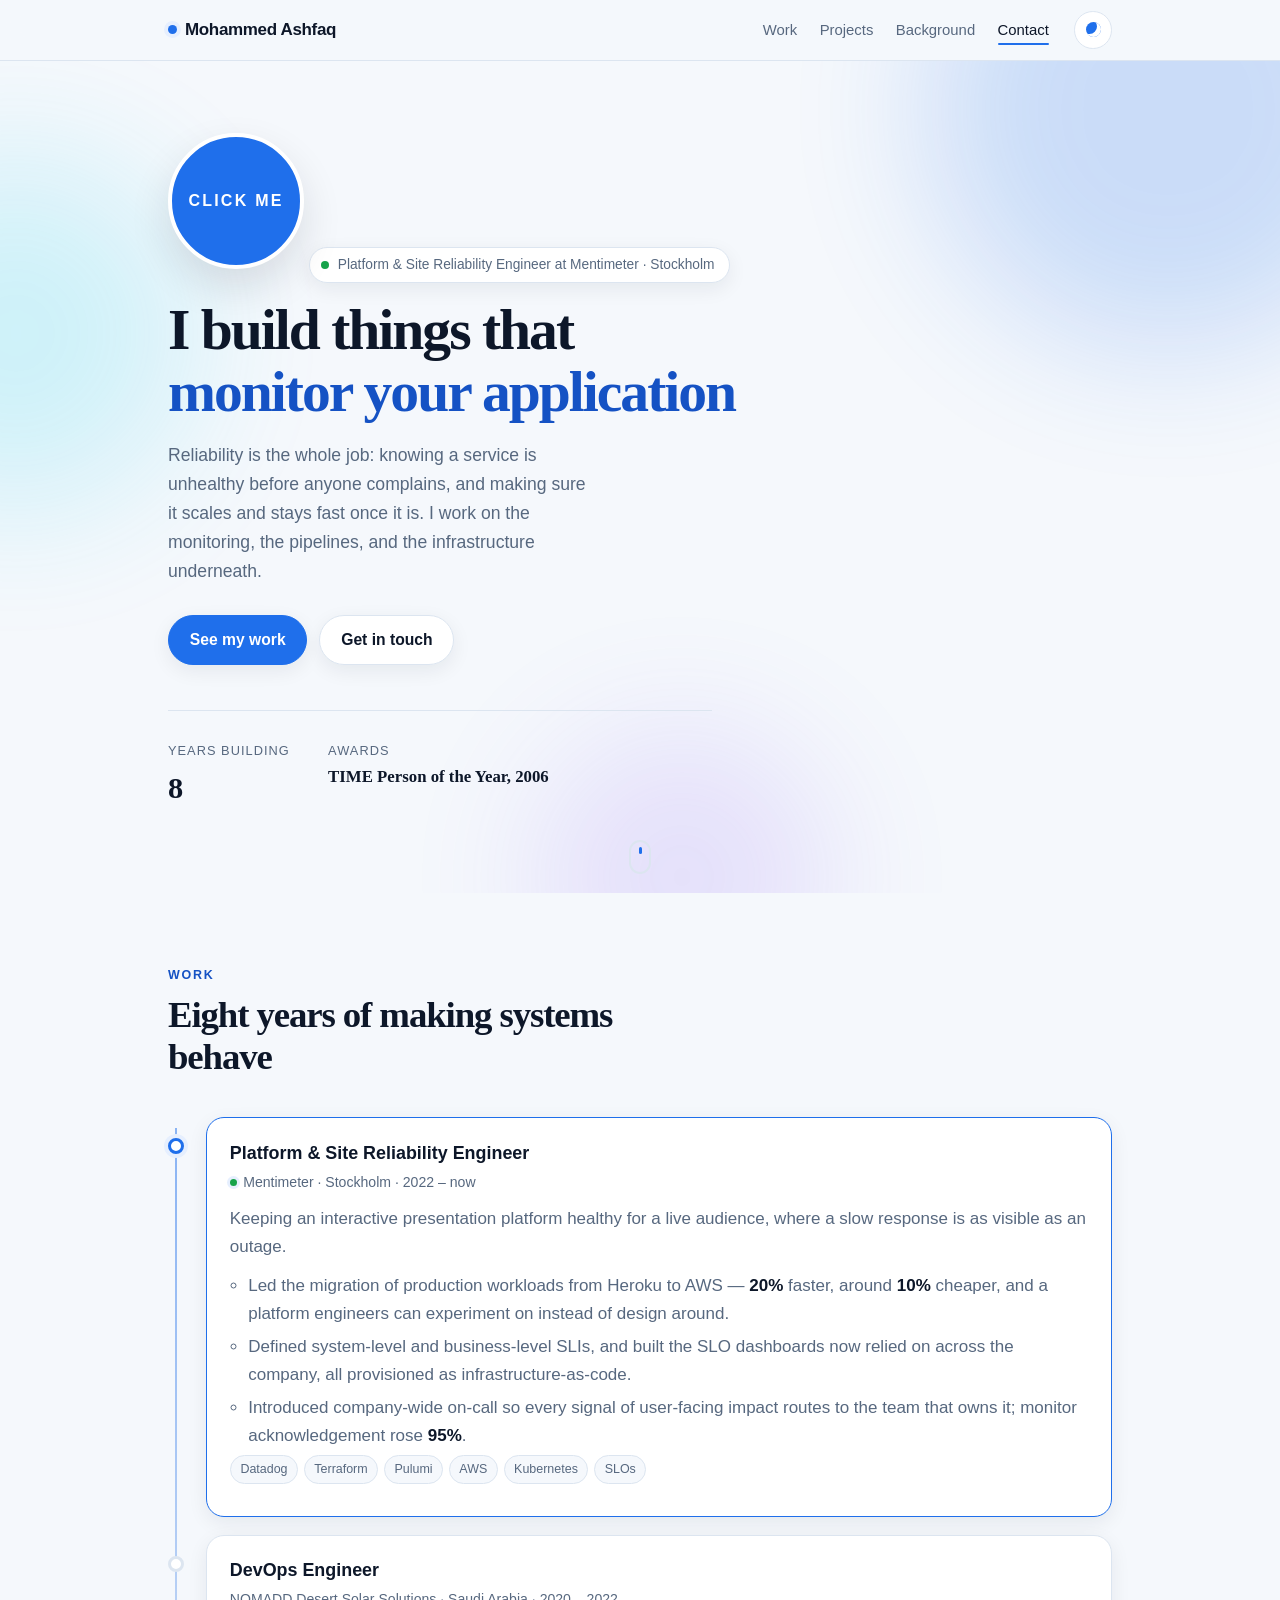
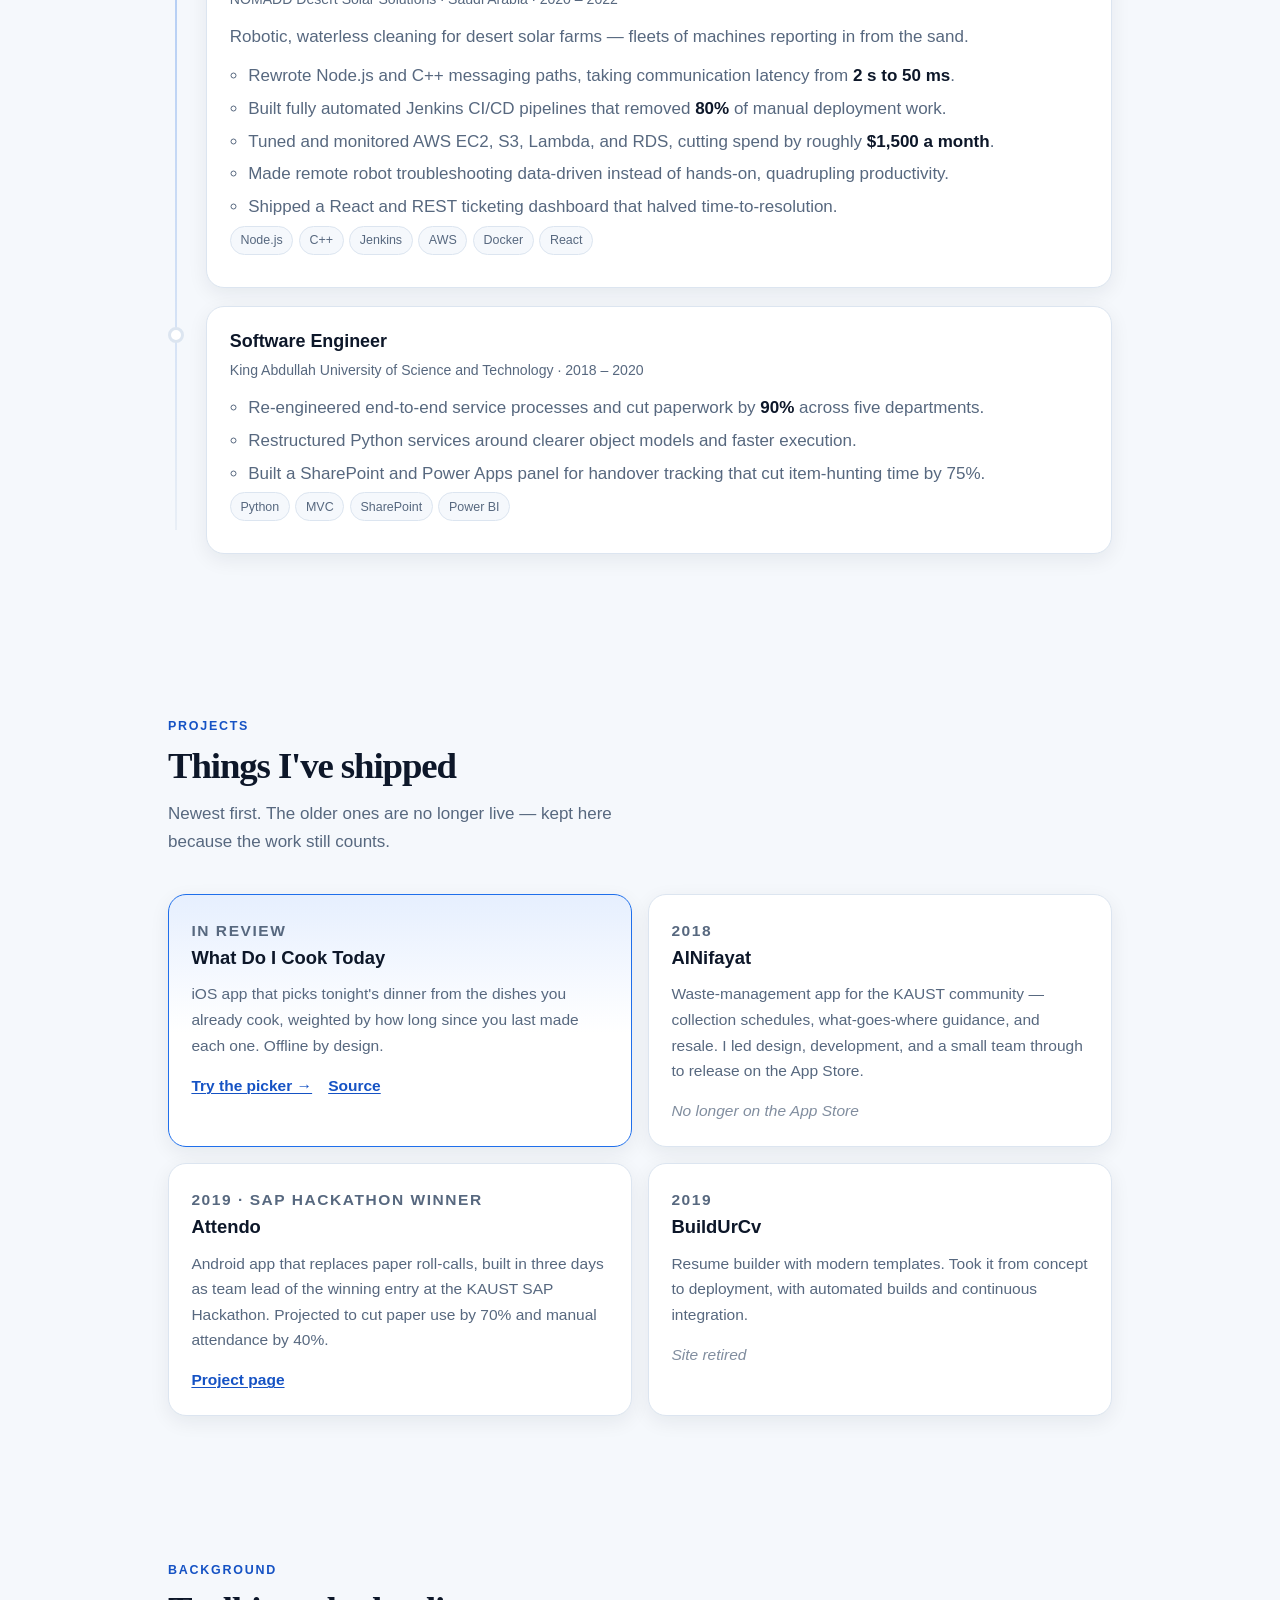
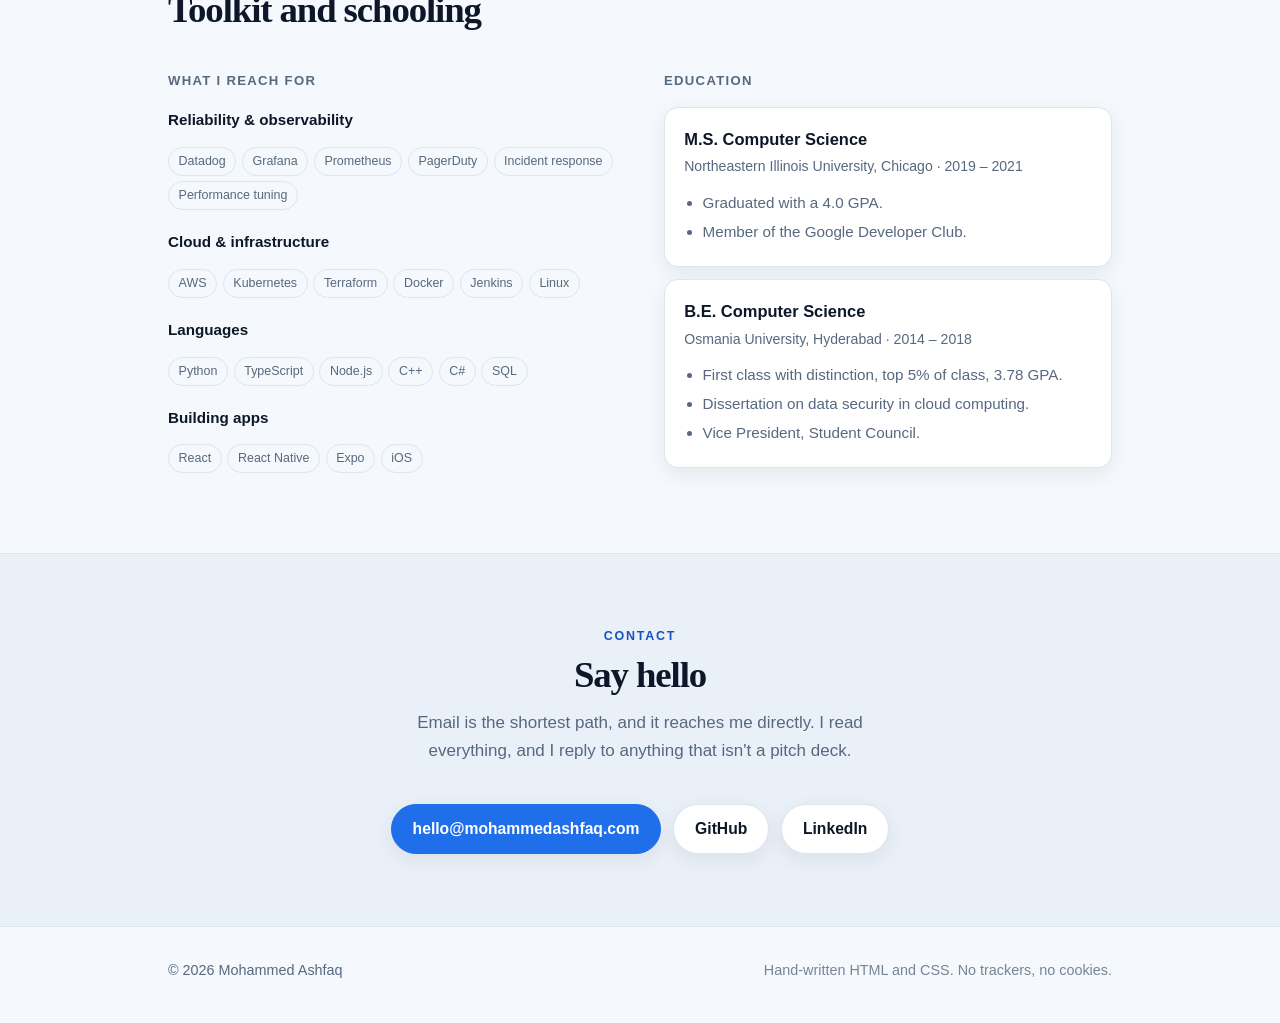
<file: index.html>
<!doctype html>
<html lang="en">
<head>
<meta charset="utf-8">
<meta name="viewport" content="width=device-width, initial-scale=1">
<title>Mohammed Ashfaq — Platform &amp; Site Reliability Engineer</title>
<meta name="description" content="Mohammed Ashfaq is a platform and site reliability engineer at Mentimeter in Stockholm. He builds systems that monitor, scale, and stay fast — and small apps on the side.">
<link rel="canonical" href="https://mohammedashfaq.com/">

<meta property="og:type" content="website">
<meta property="og:url" content="https://mohammedashfaq.com/">
<meta property="og:title" content="Mohammed Ashfaq — Platform &amp; Site Reliability Engineer">
<meta property="og:description" content="I build things that monitor your application, scale, and stay fast. Platform and SRE at Mentimeter, Stockholm.">
<meta property="og:image" content="https://mohammedashfaq.com/assets/portrait.jpg">
<meta name="twitter:card" content="summary">

<link rel="icon" href="/assets/favicon.ico" sizes="any">
<link rel="icon" type="image/png" sizes="32x32" href="/assets/favicon-32x32.png">
<link rel="apple-touch-icon" href="/assets/apple-touch-icon.png">
<meta name="theme-color" content="#F5F8FC" id="theme-color">

<link rel="stylesheet" href="/style.css">
<script>
  // Applied before first paint so the saved theme never flashes the wrong colours.
  try {
    var t = localStorage.getItem("theme");
    if (t === "light" || t === "dark") document.documentElement.dataset.theme = t;
  } catch (e) {}
</script>
<script type="application/ld+json">
{
  "@context": "https://schema.org",
  "@type": "Person",
  "name": "Mohammed Ashfaq",
  "url": "https://mohammedashfaq.com/",
  "email": "hello@mohammedashfaq.com",
  "image": "https://mohammedashfaq.com/assets/portrait.jpg",
  "jobTitle": "Platform & Site Reliability Engineer",
  "worksFor": { "@type": "Organization", "name": "Mentimeter" },
  "address": { "@type": "PostalAddress", "addressLocality": "Stockholm", "addressCountry": "SE" },
  "alumniOf": [
    { "@type": "CollegeOrUniversity", "name": "Northeastern Illinois University" },
    { "@type": "CollegeOrUniversity", "name": "Osmania University" }
  ],
  "sameAs": [
    "https://github.com/menti-ashfaq",
    "https://www.linkedin.com/in/mohammed-ashfaq-irfan/"
  ]
}
</script>
</head>

<body>
<a class="skip" href="#main">Skip to content</a>

<header class="topbar">
  <div class="topbar-inner">
    <a class="brand" href="#home">
      <span class="brand-dot" aria-hidden="true"></span>
      Mohammed&nbsp;Ashfaq
    </a>

    <nav class="nav" id="nav" aria-label="Primary">
      <a href="#work">Work</a>
      <a href="#projects">Projects</a>
      <a href="#background">Background</a>
      <a href="#contact">Contact</a>
    </nav>

    <div class="topbar-actions">
      <button class="icon-btn" id="theme-btn" type="button" title="Switch theme" aria-label="Switch colour theme">
        <span class="theme-icon" aria-hidden="true"></span>
      </button>
      <button class="icon-btn nav-btn" id="nav-btn" type="button" aria-expanded="false" aria-controls="nav" aria-label="Open menu">
        <span class="burger" aria-hidden="true"></span>
      </button>
    </div>
  </div>
</header>

<main id="main">

  <!-- ───────────────────────── Hero ───────────────────────── -->
  <section class="hero" id="home">
    <div class="blobs" aria-hidden="true">
      <span class="blob b1"></span>
      <span class="blob b2"></span>
      <span class="blob b3"></span>
    </div>

    <div class="wrap hero-inner">
      <button class="portrait-btn reveal" id="portrait-btn" type="button" title="Go on, click it" aria-label="Mohammed Ashfaq — click for a snack">
        <span class="portrait-flip" id="portrait-flip">
          <span class="portrait-face portrait-front">
            <img class="portrait" src="/assets/portrait.jpg" alt="Mohammed Ashfaq" width="150" height="150" fetchpriority="high">
          </span>
          <span class="portrait-face portrait-back" aria-hidden="true">click me</span>
        </span>
      </button>

      <p class="eyebrow reveal">
        <span class="pulse" aria-hidden="true"></span>
        Platform &amp; Site Reliability Engineer at Mentimeter · Stockholm
      </p>

      <h1 class="reveal">
        I build things that
        <span class="swap" id="swap" aria-live="polite">
          <span class="swap-word is-on">monitor your application</span>
        </span>
      </h1>

      <p class="lead reveal">
        Reliability is the whole job: knowing a service is unhealthy before anyone
        complains, and making sure it scales and stays fast once it is. I work on
        the monitoring, the pipelines, and the infrastructure underneath.
      </p>

      <div class="cta-row reveal">
        <a class="btn btn-primary" href="#work">See my work</a>
        <a class="btn" href="#contact">Get in touch</a>
      </div>

      <dl class="stats reveal">
        <div><dt>Years building</dt><dd data-count="8">8</dd></div>
        <div title="In 2006, Time gave it to “You” — everyone who makes the internet. I am claiming my share.">
          <dt>Awards</dt>
          <dd class="stat-text">TIME Person of the Year, 2006</dd>
        </div>
      </dl>
    </div>

    <a class="scroll-hint" href="#work" aria-hidden="true" tabindex="-1">
      <span></span>
    </a>
  </section>

  <!-- ───────────────────────── Work ───────────────────────── -->
  <section class="wrap section" id="work">
    <header class="sec-head reveal">
      <p class="kicker">Work</p>
      <h2>Eight years of making systems behave</h2>
    </header>

    <ol class="timeline">
      <li class="tl-item reveal">
        <div class="tl-marker is-now" aria-hidden="true"></div>
        <article class="tl-card is-now">
          <header class="tl-head">
            <h3>Platform &amp; Site Reliability Engineer</h3>
            <p class="when"><span class="now-dot" aria-hidden="true"></span>Mentimeter · Stockholm · 2022 – now</p>
          </header>
          <p>
            Keeping an interactive presentation platform healthy for a live audience,
            where a slow response is as visible as an outage.
          </p>
          <ul>
            <li>Led the migration of production workloads from Heroku to AWS — <strong>20%</strong> faster, around <strong>10%</strong> cheaper, and a platform engineers can experiment on instead of design around.</li>
            <li>Defined system-level and business-level SLIs, and built the SLO dashboards now relied on across the company, all provisioned as infrastructure-as-code.</li>
            <li>Introduced company-wide on-call so every signal of user-facing impact routes to the team that owns it; monitor acknowledgement rose <strong>95%</strong>.</li>
          </ul>
          <p class="chips"><span>Datadog</span><span>Terraform</span><span>Pulumi</span><span>AWS</span><span>Kubernetes</span><span>SLOs</span></p>
        </article>
      </li>

      <li class="tl-item reveal">
        <div class="tl-marker" aria-hidden="true"></div>
        <article class="tl-card">
          <header class="tl-head">
            <h3>DevOps Engineer</h3>
            <p class="when">NOMADD Desert Solar Solutions · Saudi Arabia · 2020 – 2022</p>
          </header>
          <p>Robotic, waterless cleaning for desert solar farms — fleets of machines reporting in from the sand.</p>
          <ul>
            <li>Rewrote Node.js and C++ messaging paths, taking communication latency from <strong>2 s to 50 ms</strong>.</li>
            <li>Built fully automated Jenkins CI/CD pipelines that removed <strong>80%</strong> of manual deployment work.</li>
            <li>Tuned and monitored AWS EC2, S3, Lambda, and RDS, cutting spend by roughly <strong>$1,500 a month</strong>.</li>
            <li>Made remote robot troubleshooting data-driven instead of hands-on, quadrupling productivity.</li>
            <li>Shipped a React and REST ticketing dashboard that halved time-to-resolution.</li>
          </ul>
          <p class="chips"><span>Node.js</span><span>C++</span><span>Jenkins</span><span>AWS</span><span>Docker</span><span>React</span></p>
        </article>
      </li>

      <li class="tl-item reveal">
        <div class="tl-marker" aria-hidden="true"></div>
        <article class="tl-card">
          <header class="tl-head">
            <h3>Software Engineer</h3>
            <p class="when">King Abdullah University of Science and Technology · 2018 – 2020</p>
          </header>
          <ul>
            <li>Re-engineered end-to-end service processes and cut paperwork by <strong>90%</strong> across five departments.</li>
            <li>Restructured Python services around clearer object models and faster execution.</li>
            <li>Built a SharePoint and Power Apps panel for handover tracking that cut item-hunting time by 75%.</li>
          </ul>
          <p class="chips"><span>Python</span><span>MVC</span><span>SharePoint</span><span>Power BI</span></p>
        </article>
      </li>
    </ol>
  </section>

  <!-- ─────────────────────── Projects ─────────────────────── -->
  <section class="wrap section" id="projects">
    <header class="sec-head reveal">
      <p class="kicker">Projects</p>
      <h2>Things I've shipped</h2>
      <p class="sec-sub">Newest first. The older ones are no longer live — kept here because the work still counts.</p>
    </header>

    <div class="cards">
      <article class="card tilt reveal is-current">
        <p class="card-tag">In review</p>
        <h3>What Do I Cook Today</h3>
        <p>
          iOS app that picks tonight's dinner from the dishes you already cook,
          weighted by how long since you last made each one. Offline by design.
        </p>
        <p class="card-links">
          <a href="/whatdoicooktoday/">Try the picker →</a>
          <a href="https://github.com/menti-ashfaq/whatdoicooktoday">Source</a>
        </p>
      </article>

      <article class="card tilt reveal">
        <p class="card-tag">2018</p>
        <h3>AlNifayat</h3>
        <p>
          Waste-management app for the KAUST community — collection schedules,
          what-goes-where guidance, and resale. I led design, development, and a
          small team through to release on the App Store.
        </p>
        <p class="card-links"><span class="dead">No longer on the App Store</span></p>
      </article>

      <article class="card tilt reveal">
        <p class="card-tag">2019 · SAP Hackathon winner</p>
        <h3>Attendo</h3>
        <p>
          Android app that replaces paper roll-calls, built in three days as team
          lead of the winning entry at the KAUST SAP Hackathon. Projected to cut
          paper use by 70% and manual attendance by 40%.
        </p>
        <p class="card-links">
          <a href="https://www.facebook.com/appattendo/">Project page</a>
        </p>
      </article>

      <article class="card tilt reveal">
        <p class="card-tag">2019</p>
        <h3>BuildUrCv</h3>
        <p>
          Resume builder with modern templates. Took it from concept to
          deployment, with automated builds and continuous integration.
        </p>
        <p class="card-links"><span class="dead">Site retired</span></p>
      </article>
    </div>
  </section>

  <!-- ────────────────────── Background ────────────────────── -->
  <section class="wrap section" id="background">
    <header class="sec-head reveal">
      <p class="kicker">Background</p>
      <h2>Toolkit and schooling</h2>
    </header>

    <div class="split">
      <div class="reveal">
        <h3 class="sub">What I reach for</h3>
        <div class="skillset">
          <div>
            <p class="skill-label">Reliability &amp; observability</p>
            <p class="chips"><span>Datadog</span><span>Grafana</span><span>Prometheus</span><span>PagerDuty</span><span>Incident response</span><span>Performance tuning</span></p>
          </div>
          <div>
            <p class="skill-label">Cloud &amp; infrastructure</p>
            <p class="chips"><span>AWS</span><span>Kubernetes</span><span>Terraform</span><span>Docker</span><span>Jenkins</span><span>Linux</span></p>
          </div>
          <div>
            <p class="skill-label">Languages</p>
            <p class="chips"><span>Python</span><span>TypeScript</span><span>Node.js</span><span>C++</span><span>C#</span><span>SQL</span></p>
          </div>
          <div>
            <p class="skill-label">Building apps</p>
            <p class="chips"><span>React</span><span>React&nbsp;Native</span><span>Expo</span><span>iOS</span></p>
          </div>
        </div>
      </div>

      <div class="reveal">
        <h3 class="sub">Education</h3>
        <article class="edu">
          <h4>M.S. Computer Science</h4>
          <p class="when">Northeastern Illinois University, Chicago · 2019 – 2021</p>
          <ul>
            <li>Graduated with a 4.0 GPA.</li>
            <li>Member of the Google Developer Club.</li>
          </ul>
        </article>
        <article class="edu">
          <h4>B.E. Computer Science</h4>
          <p class="when">Osmania University, Hyderabad · 2014 – 2018</p>
          <ul>
            <li>First class with distinction, top 5% of class, 3.78 GPA.</li>
            <li>Dissertation on data security in cloud computing.</li>
            <li>Vice President, Student Council.</li>
          </ul>
        </article>
      </div>
    </div>
  </section>

  <!-- ─────────────────────── Contact ─────────────────────── -->
  <section class="band band-last" id="contact">
    <div class="wrap contact">
      <header class="sec-head reveal">
        <p class="kicker">Contact</p>
        <h2>Say hello</h2>
        <p class="sec-sub">
          Email is the shortest path, and it reaches me directly. I read
          everything, and I reply to anything that isn't a pitch deck.
        </p>
      </header>

      <div class="contact-actions reveal">
        <a class="btn btn-primary" href="mailto:hello@mohammedashfaq.com">hello@mohammedashfaq.com</a>
        <a class="btn" href="https://github.com/menti-ashfaq">GitHub</a>
        <a class="btn" href="https://www.linkedin.com/in/mohammed-ashfaq-irfan/">LinkedIn</a>
      </div>
    </div>
  </section>
</main>

<footer class="footer">
  <div class="wrap footer-inner">
    <p>© <span id="year">2026</span> Mohammed Ashfaq</p>
    <p class="footer-meta">Hand-written HTML and CSS. No trackers, no cookies.</p>
  </div>
</footer>

<div class="confetti" id="confetti" aria-hidden="true"></div>

<script src="/script.js"></script>
</body>
</html>
</file>
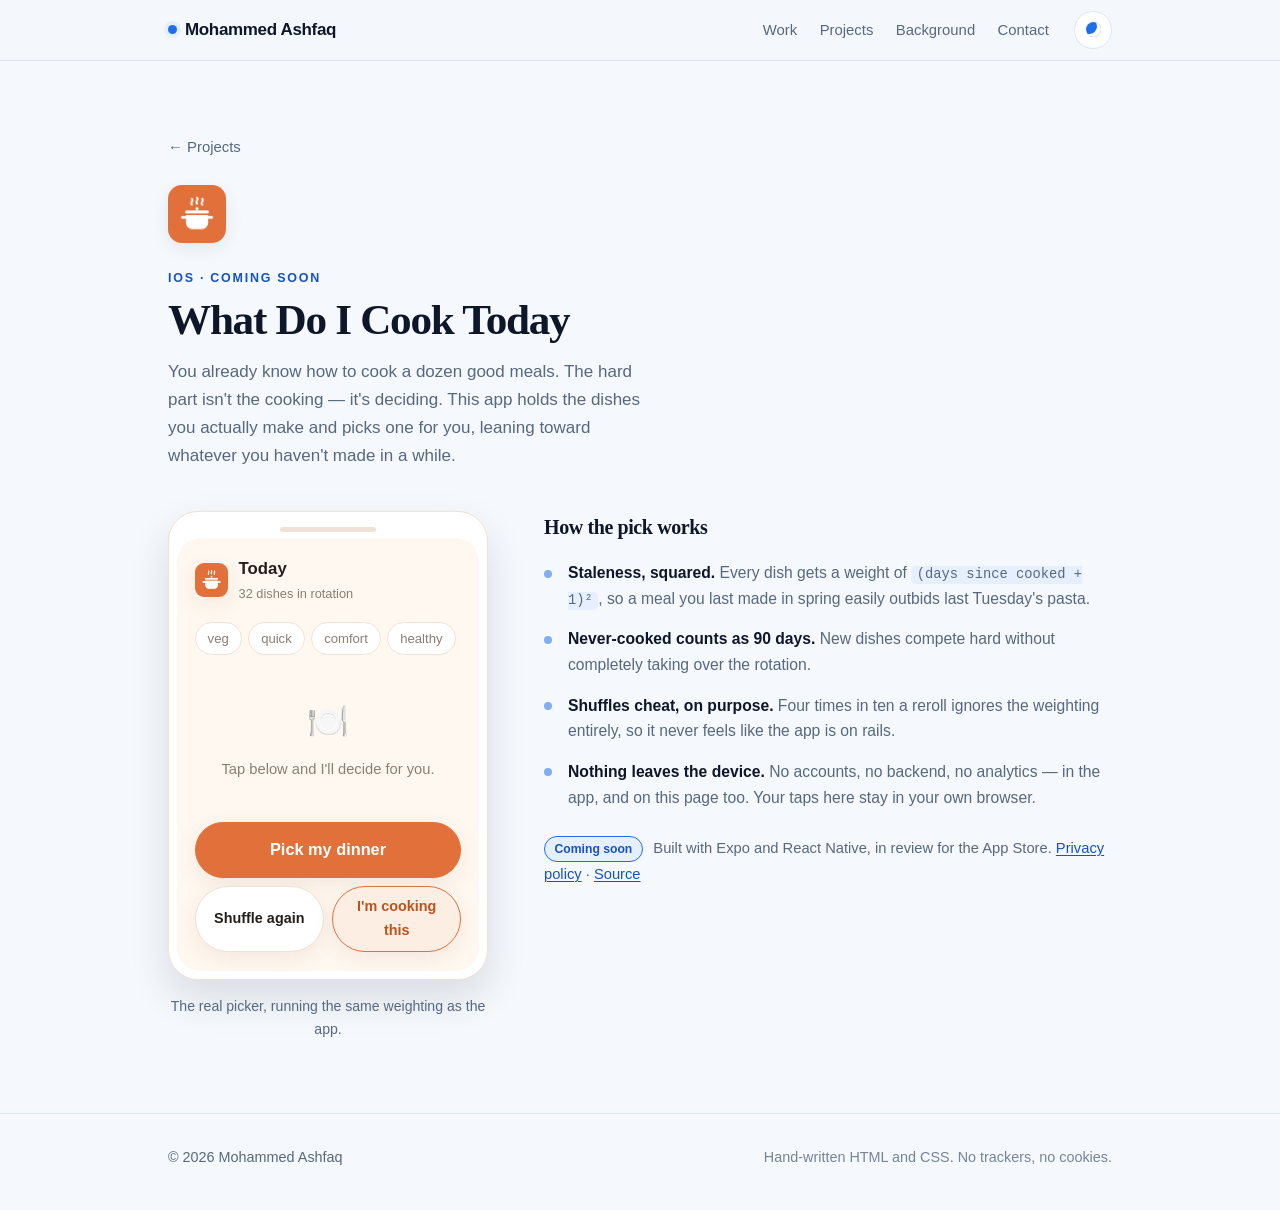
<file: whatdoicooktoday/index.html>
<!doctype html>
<html lang="en">
<head>
<meta charset="utf-8">
<meta name="viewport" content="width=device-width, initial-scale=1">
<title>What Do I Cook Today — an app by Mohammed Ashfaq</title>
<meta name="description" content="An iOS app that picks tonight's dinner from the dishes you already cook, weighted by how long since you last made each one. Try the real picker in your browser.">
<link rel="canonical" href="https://mohammedashfaq.com/whatdoicooktoday/">

<meta property="og:type" content="website">
<meta property="og:url" content="https://mohammedashfaq.com/whatdoicooktoday/">
<meta property="og:title" content="What Do I Cook Today">
<meta property="og:description" content="Picks tonight's dinner from the dishes you already cook. Try the real picker in your browser.">
<meta property="og:image" content="https://mohammedashfaq.com/assets/cooktoday-icon.png">
<meta name="twitter:card" content="summary">

<link rel="icon" href="/assets/favicon.ico" sizes="any">
<link rel="icon" type="image/png" sizes="32x32" href="/assets/favicon-32x32.png">
<link rel="apple-touch-icon" href="/assets/apple-touch-icon.png">
<meta name="theme-color" content="#F5F8FC" id="theme-color">

<link rel="stylesheet" href="/style.css">
<script>
  try {
    var t = localStorage.getItem("theme");
    if (t === "light" || t === "dark") document.documentElement.dataset.theme = t;
  } catch (e) {}
</script>
</head>

<body>
<a class="skip" href="#main">Skip to content</a>

<header class="topbar">
  <div class="topbar-inner">
    <a class="brand" href="/">
      <span class="brand-dot" aria-hidden="true"></span>
      Mohammed&nbsp;Ashfaq
    </a>

    <nav class="nav" id="nav" aria-label="Primary">
      <a href="/#work">Work</a>
      <a href="/#projects">Projects</a>
      <a href="/#background">Background</a>
      <a href="/#contact">Contact</a>
    </nav>

    <div class="topbar-actions">
      <button class="icon-btn" id="theme-btn" type="button" title="Switch theme" aria-label="Switch colour theme">
        <span class="theme-icon" aria-hidden="true"></span>
      </button>
      <button class="icon-btn nav-btn" id="nav-btn" type="button" aria-expanded="false" aria-controls="nav" aria-label="Open menu">
        <span class="burger" aria-hidden="true"></span>
      </button>
    </div>
  </div>
</header>

<main id="main">
  <section class="wrap section">
    <a class="back-link" href="/#projects">← Projects</a>

    <header class="sec-head reveal app-intro">
      <img class="app-hero-icon" src="/assets/cooktoday-icon.png" alt="" width="64" height="64">
      <p class="kicker">iOS · Coming soon</p>
      <h1 class="app-title">What Do I Cook Today</h1>
      <p class="sec-sub">
        You already know how to cook a dozen good meals. The hard part isn't the
        cooking — it's deciding. This app holds the dishes you actually make and
        picks one for you, leaning toward whatever you haven't made in a while.
      </p>
    </header>

    <div class="demo reveal">
      <div class="demo-phone">
        <div class="phone">
          <div class="phone-top" aria-hidden="true"><span class="notch"></span></div>

          <div class="phone-screen">
            <div class="phone-head">
              <img class="app-icon" src="/assets/cooktoday-icon.png" alt="" width="34" height="34">
              <div>
                <p class="phone-title">Today</p>
                <p class="phone-sub" id="pool-count">32 dishes in rotation</p>
              </div>
            </div>

            <div class="tags" role="group" aria-label="Filter by mood">
              <button class="tag" type="button" data-tag="veg">veg</button>
              <button class="tag" type="button" data-tag="quick">quick</button>
              <button class="tag" type="button" data-tag="comfort">comfort</button>
              <button class="tag" type="button" data-tag="healthy">healthy</button>
            </div>

            <div class="result" id="result" aria-live="polite">
              <div class="result-empty" id="result-empty">
                <span class="plate" aria-hidden="true">🍽️</span>
                <p>Tap below and I'll decide for you.</p>
              </div>
            </div>

            <div class="phone-actions">
              <button class="btn btn-primary btn-block" id="pick-btn" type="button">Pick my dinner</button>
              <div class="sub-actions" id="sub-actions" hidden>
                <button class="btn btn-sm" id="shuffle-btn" type="button">Shuffle again</button>
                <button class="btn btn-sm btn-cook" id="cook-btn" type="button">I'm cooking this</button>
              </div>
            </div>
          </div>
        </div>
        <p class="demo-caption">
          The real picker, running the same weighting as the app.
        </p>
      </div>

      <div class="demo-notes">
        <h2 class="notes-title">How the pick works</h2>
        <ul class="notes">
          <li>
            <strong>Staleness, squared.</strong> Every dish gets a weight of
            <code>(days since cooked + 1)²</code>, so a meal you last made in
            spring easily outbids last Tuesday's pasta.
          </li>
          <li>
            <strong>Never-cooked counts as 90 days.</strong> New dishes compete
            hard without completely taking over the rotation.
          </li>
          <li>
            <strong>Shuffles cheat, on purpose.</strong> Four times in ten a
            reroll ignores the weighting entirely, so it never feels like the
            app is on rails.
          </li>
          <li>
            <strong>Nothing leaves the device.</strong> No accounts, no backend,
            no analytics — in the app, and on this page too. Your taps here stay
            in your own browser.
          </li>
        </ul>

        <div class="cook-log" id="cook-log" hidden>
          <p class="cook-log-title">Cooked in this session</p>
          <ul id="cook-log-list"></ul>
        </div>

        <p class="ship-note">
          <span class="badge">Coming soon</span>
          Built with Expo and React Native, in review for the App Store.
          <a href="/whatdoicooktoday/privacy/">Privacy policy</a> ·
          <a href="https://github.com/menti-ashfaq/whatdoicooktoday">Source</a>
        </p>
      </div>
    </div>
  </section>
</main>

<footer class="footer">
  <div class="wrap footer-inner">
    <p>© <span id="year">2026</span> Mohammed Ashfaq</p>
    <p class="footer-meta">Hand-written HTML and CSS. No trackers, no cookies.</p>
  </div>
</footer>

<div class="confetti" id="confetti" aria-hidden="true"></div>

<script src="/script.js"></script>
<script src="/picker.js"></script>
</body>
</html>
</file>
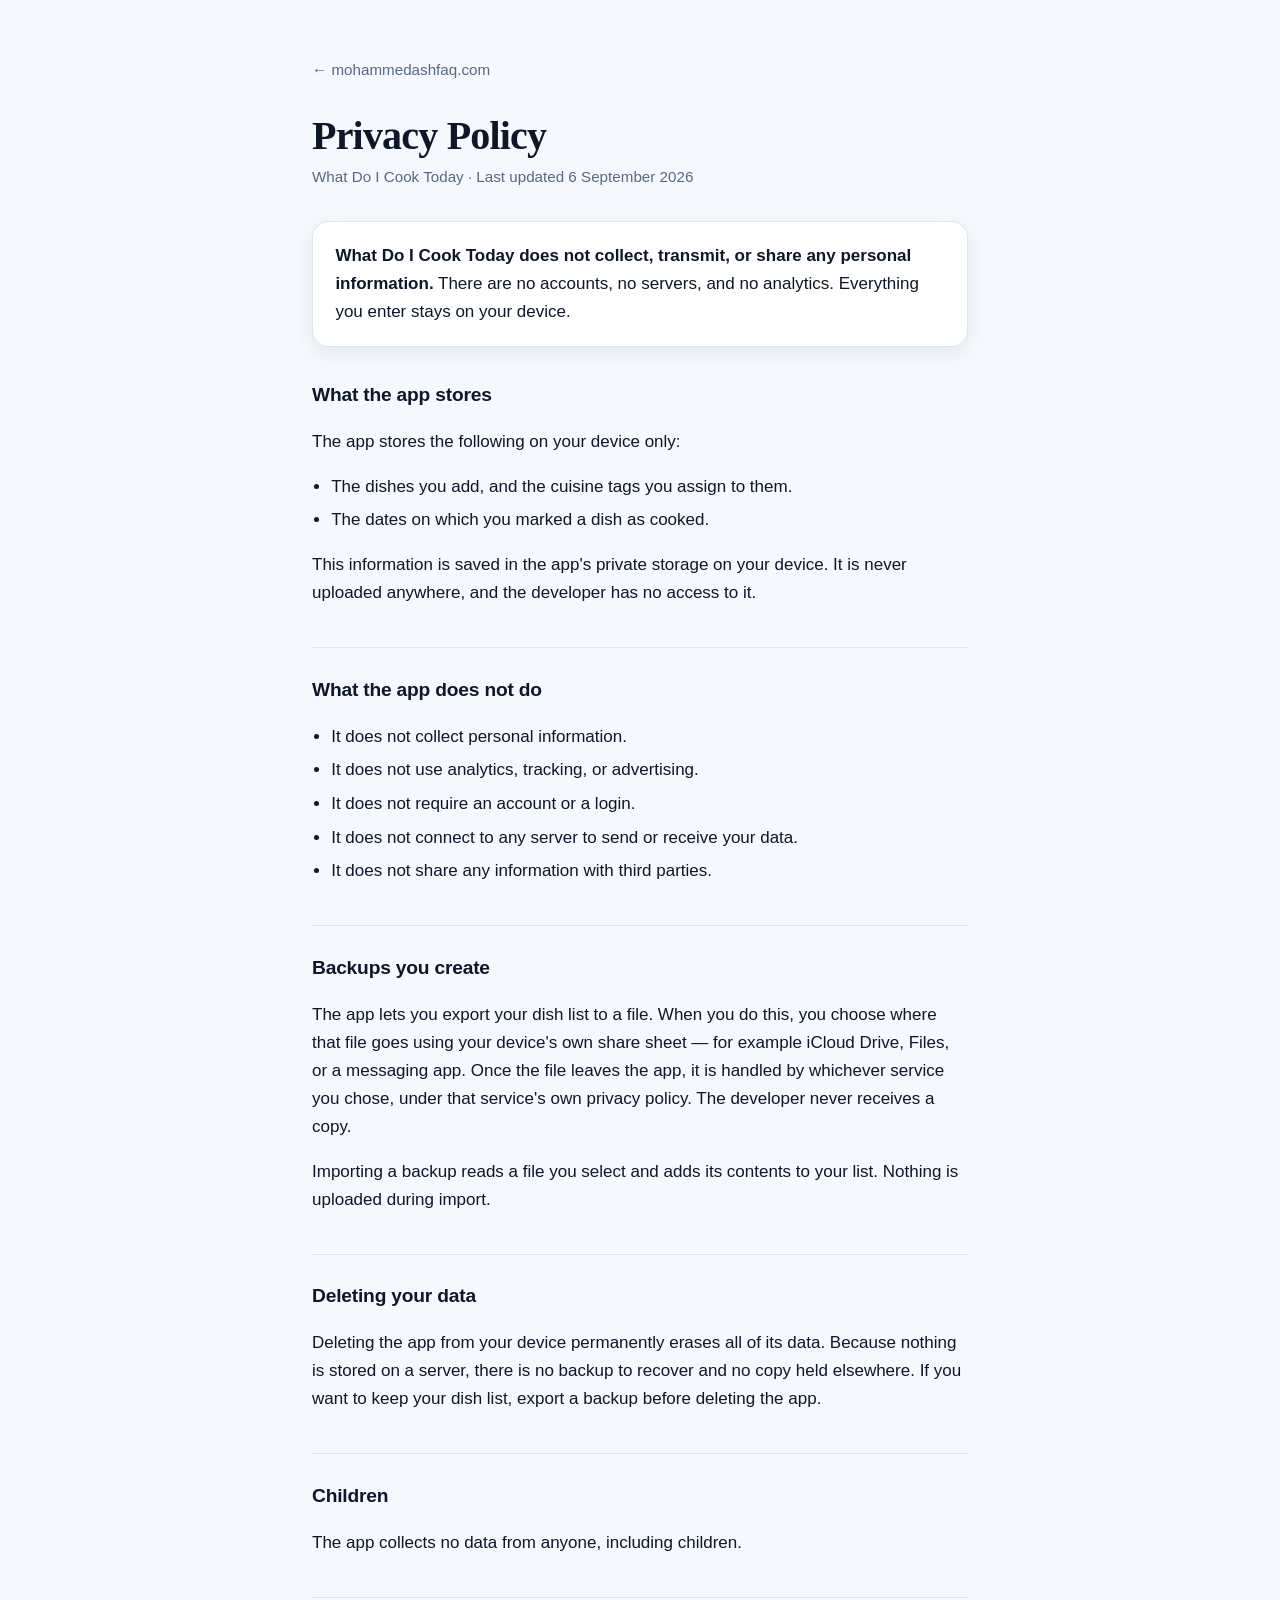
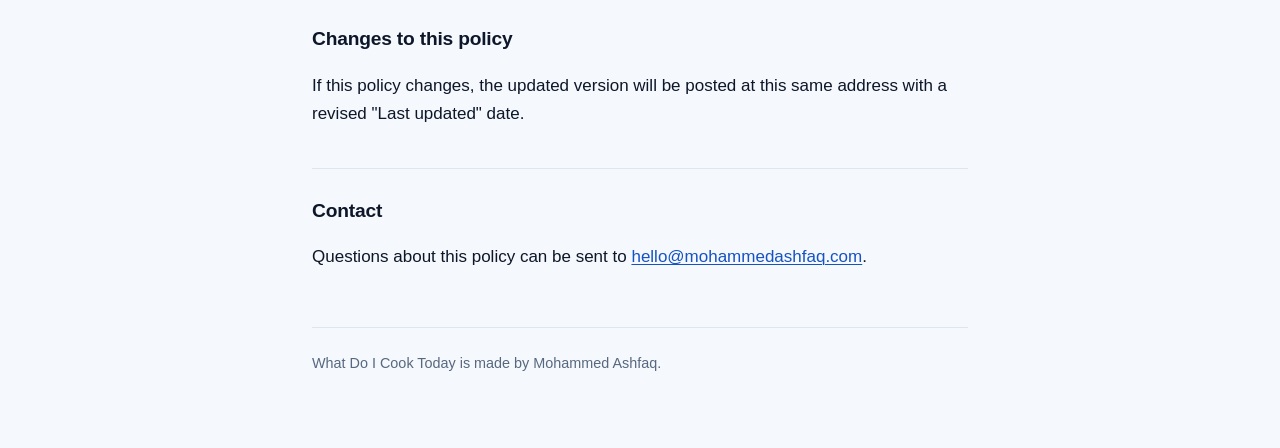
<file: whatdoicooktoday/privacy/index.html>
<!doctype html>
<html lang="en">
<head>
<meta charset="utf-8">
<meta name="viewport" content="width=device-width, initial-scale=1">
<title>Privacy Policy — What Do I Cook Today</title>
<meta name="description" content="Privacy policy for the What Do I Cook Today iOS app. No data is collected, transmitted, or shared.">
<link rel="stylesheet" href="/style.css">
</head>
<body>
<div class="wrap">
  <a class="back" href="/">← mohammedashfaq.com</a>

  <h1>Privacy Policy</h1>
  <p class="updated">What Do I Cook Today · Last updated 6 September 2026</p>

  <div class="lede">
    <p><strong>What Do I Cook Today does not collect, transmit, or share any personal
    information.</strong> There are no accounts, no servers, and no analytics.
    Everything you enter stays on your device.</p>
  </div>

  <h2>What the app stores</h2>
  <p>The app stores the following on your device only:</p>
  <ul>
    <li>The dishes you add, and the cuisine tags you assign to them.</li>
    <li>The dates on which you marked a dish as cooked.</li>
  </ul>
  <p>This information is saved in the app's private storage on your device. It is
  never uploaded anywhere, and the developer has no access to it.</p>

  <h2>What the app does not do</h2>
  <ul>
    <li>It does not collect personal information.</li>
    <li>It does not use analytics, tracking, or advertising.</li>
    <li>It does not require an account or a login.</li>
    <li>It does not connect to any server to send or receive your data.</li>
    <li>It does not share any information with third parties.</li>
  </ul>

  <h2>Backups you create</h2>
  <p>The app lets you export your dish list to a file. When you do this, you choose
  where that file goes using your device's own share sheet — for example iCloud
  Drive, Files, or a messaging app. Once the file leaves the app, it is handled by
  whichever service you chose, under that service's own privacy policy. The
  developer never receives a copy.</p>
  <p>Importing a backup reads a file you select and adds its contents to your list.
  Nothing is uploaded during import.</p>

  <h2>Deleting your data</h2>
  <p>Deleting the app from your device permanently erases all of its data. Because
  nothing is stored on a server, there is no backup to recover and no copy held
  elsewhere. If you want to keep your dish list, export a backup before deleting
  the app.</p>

  <h2>Children</h2>
  <p>The app collects no data from anyone, including children.</p>

  <h2>Changes to this policy</h2>
  <p>If this policy changes, the updated version will be posted at this same address
  with a revised "Last updated" date.</p>

  <h2>Contact</h2>
  <p>Questions about this policy can be sent to
  <a href="mailto:hello@mohammedashfaq.com">hello@mohammedashfaq.com</a>.</p>

  <footer>
    What Do I Cook Today is made by Mohammed Ashfaq.
  </footer>
</div>
</body>
</html>
</file>
<file: style.css>
/* ============================================================
   Mohammed Ashfaq — mohammedashfaq.com
   Plain CSS, no build step.

   Palette: cool slate with a signal blue, picked to read like a
   dashboard rather than a kitchen. The What Do I Cook Today app
   has its own warm palette, which is kept only inside the phone
   mockup (see `.phone` further down) so the app looks like itself
   without colouring the whole site.
   ============================================================ */

:root {
  --bg: #F5F8FC;
  --bg-alt: #EAF0F8;
  --card: #FFFFFF;
  --border: #DCE5F0;
  --text: #0D1729;
  --muted: #57687F;
  --accent: #1F6FEB;
  --accent-dark: #1552C4;
  --accent-soft: #E6EFFE;
  --signal: #16A34A;
  --signal-glow: rgba(22, 163, 74, 0.55);
  --shadow: 0 6px 20px rgba(13, 23, 41, 0.07);
  --shadow-lg: 0 18px 40px rgba(13, 23, 41, 0.12);
  --topbar: rgba(245, 248, 252, 0.82);
  --serif: Georgia, "Iowan Old Style", Palatino, "Times New Roman", serif;
  --sans: -apple-system, BlinkMacSystemFont, "Segoe UI", Roboto, Helvetica, Arial, sans-serif;
  --mono: ui-monospace, SFMono-Regular, Menlo, Consolas, monospace;
  --radius: 18px;
  --ring: 0 0 0 3px var(--accent-soft), 0 0 0 4px var(--accent);
}

/* Light is the default in every case, including for visitors whose system
   is set to dark. Dark is opt-in through the toggle, which sets
   `data-theme="dark"` and remembers it. */
:root[data-theme="dark"] {
  --bg: #0A0F1A;
  --bg-alt: #0E1523;
  --card: #141C2C;
  --border: #253149;
  --text: #E9EEF8;
  --muted: #93A2BA;
  --accent: #4D8DFF;
  --accent-dark: #8AB4FF;
  --accent-soft: #14233E;
  --signal: #34D399;
  --signal-glow: rgba(52, 211, 153, 0.5);
  --shadow: 0 6px 20px rgba(0, 0, 0, 0.45);
  --shadow-lg: 0 18px 40px rgba(0, 0, 0, 0.55);
  --topbar: rgba(10, 15, 26, 0.85);
}

/* ---------------------------- base ---------------------------- */

* { box-sizing: border-box; }

html {
  scroll-behavior: smooth;
  scroll-padding-top: 5rem;
  -webkit-text-size-adjust: 100%;
}

body {
  margin: 0;
  background: var(--bg);
  color: var(--text);
  font: 17px/1.65 var(--sans);
  -webkit-font-smoothing: antialiased;
  overflow-x: hidden;
}

img { max-width: 100%; height: auto; }

a { color: var(--accent-dark); text-decoration-thickness: 1px; text-underline-offset: 2px; }
a:hover { color: var(--accent); }

:focus-visible {
  outline: none;
  box-shadow: var(--ring);
  border-radius: 6px;
}

code {
  font: 0.88em var(--mono);
  background: var(--accent-soft);
  padding: 0.1em 0.4em;
  border-radius: 5px;
}

.skip {
  position: absolute;
  left: -9999px;
  z-index: 100;
  background: var(--card);
  color: var(--text);
  padding: 0.7rem 1.1rem;
  border-radius: 0 0 10px 0;
}
.skip:focus { left: 0; top: 0; }

.wrap {
  width: 100%;
  max-width: 62rem;
  margin: 0 auto;
  padding-inline: 1.5rem;
}

.section { padding-block: 4.5rem; }

/* --------------------------- topbar --------------------------- */

.topbar {
  position: sticky;
  top: 0;
  z-index: 40;
  background: var(--topbar);
  backdrop-filter: saturate(150%) blur(14px);
  border-bottom: 1px solid var(--border);
}

.topbar-inner {
  max-width: 62rem;
  margin: 0 auto;
  padding: 0.7rem 1.5rem;
  display: flex;
  align-items: center;
  gap: 1rem;
}

.brand {
  display: inline-flex;
  align-items: center;
  gap: 0.5rem;
  font-weight: 700;
  letter-spacing: -0.02em;
  color: inherit;
  text-decoration: none;
  margin-right: auto;
}
.brand:hover { color: var(--accent); }

.brand-dot {
  width: 9px;
  height: 9px;
  border-radius: 50%;
  background: var(--accent);
  box-shadow: 0 0 0 4px var(--accent-soft);
  flex: none;
}

.nav { display: flex; gap: 1.4rem; }

.nav a {
  color: var(--muted);
  text-decoration: none;
  font-size: 0.93rem;
  position: relative;
  padding-block: 0.15rem;
}
.nav a:hover { color: var(--text); }

.nav a::after {
  content: "";
  position: absolute;
  left: 0;
  right: 100%;
  bottom: 0;
  height: 2px;
  background: var(--accent);
  border-radius: 2px;
  transition: right 0.22s ease;
}
.nav a:hover::after,
.nav a.is-active::after { right: 0; }
.nav a.is-active { color: var(--text); }

.topbar-actions { display: flex; gap: 0.4rem; margin-left: 0.6rem; }

.icon-btn {
  width: 2.35rem;
  height: 2.35rem;
  display: inline-grid;
  place-items: center;
  background: var(--card);
  border: 1px solid var(--border);
  border-radius: 50%;
  cursor: pointer;
  color: var(--text);
  transition: border-color 0.2s ease, transform 0.2s ease;
}
.icon-btn:hover { border-color: var(--accent); transform: translateY(-1px); }

.theme-icon {
  width: 15px;
  height: 15px;
  border-radius: 50%;
  background: var(--accent);
  box-shadow: inset -4px -3px 0 0 var(--card);
  transition: box-shadow 0.3s ease, transform 0.4s ease;
}
:root[data-theme="dark"] .theme-icon { transform: rotate(180deg); }

.nav-btn { display: none; }

.burger, .burger::before, .burger::after {
  display: block;
  width: 17px;
  height: 2px;
  background: currentColor;
  border-radius: 2px;
  transition: transform 0.25s ease, opacity 0.2s ease;
}
.burger::before, .burger::after { content: ""; position: absolute; }
.burger::before { transform: translateY(-5.5px); }
.burger::after { transform: translateY(5.5px); }

.nav-btn[aria-expanded="true"] .burger { background: transparent; }
.nav-btn[aria-expanded="true"] .burger::before { transform: rotate(45deg); }
.nav-btn[aria-expanded="true"] .burger::after { transform: rotate(-45deg); }

/* ---------------------------- hero ---------------------------- */

.hero {
  position: relative;
  padding-block: 4.5rem 5rem;
  overflow: hidden;
}

.hero-inner { position: relative; z-index: 1; }

.blobs { position: absolute; inset: 0; pointer-events: none; }

.blob {
  position: absolute;
  border-radius: 50%;
  filter: blur(70px);
  opacity: 0.5;
  will-change: transform;
}
.blob.b1 {
  width: 30rem; height: 30rem;
  background: var(--accent);
  top: -12rem; right: -8rem;
  opacity: 0.2;
  animation: drift 22s ease-in-out infinite;
}
.blob.b2 {
  width: 22rem; height: 22rem;
  background: #22D3EE;
  top: 6rem; left: -10rem;
  opacity: 0.18;
  animation: drift 28s ease-in-out infinite reverse;
}
.blob.b3 {
  width: 18rem; height: 18rem;
  background: #8B5CF6;
  bottom: -8rem; left: 42%;
  opacity: 0.16;
  animation: drift 34s ease-in-out infinite;
}

@keyframes drift {
  0%, 100% { transform: translate3d(0, 0, 0) scale(1); }
  33%      { transform: translate3d(2.5rem, 1.8rem, 0) scale(1.08); }
  66%      { transform: translate3d(-1.8rem, 2.6rem, 0) scale(0.95); }
}

/* The portrait flips over to a "click me" face, so it reads as
   something you can press. It flips on hover and focus, and the
   script nudges it over on its own every few seconds. */
.portrait-btn {
  display: inline-block;
  padding: 0;
  border: 0;
  background: none;
  cursor: pointer;
  border-radius: 50%;
  margin-bottom: 1.5rem;
  line-height: 0;
  perspective: 800px;
}

/* The script drives the rotation, so the coin can spin through several
   turns and settle on whichever face it likes. */
.portrait-flip {
  position: relative;
  display: block;
  width: 8.5rem;
  height: 8.5rem;
  transform-style: preserve-3d;
  transition: transform 1.5s cubic-bezier(0.3, 0, 0.2, 1);
}

.portrait-face {
  position: absolute;
  inset: 0;
  box-sizing: border-box;
  border-radius: 50%;
  border: 4px solid var(--card);
  overflow: hidden;
  box-shadow: var(--shadow-lg);
  backface-visibility: hidden;
  -webkit-backface-visibility: hidden;
}

.portrait {
  display: block;
  width: 100%;
  height: 100%;
  border-radius: 50%;
  object-fit: cover;
}

.portrait-back {
  transform: rotateY(180deg);
  display: grid;
  place-items: center;
  background: var(--accent);
  color: #fff;
  font-family: var(--sans);
  font-size: 1rem;
  font-weight: 700;
  line-height: 1.2;
  letter-spacing: 0.14em;
  text-transform: uppercase;
}

@keyframes spin { to { transform: rotate(360deg); } }

.eyebrow {
  display: inline-flex;
  align-items: center;
  gap: 0.55rem;
  margin: 0 0 1rem;
  padding: 0.35rem 0.9rem 0.35rem 0.7rem;
  background: var(--card);
  border: 1px solid var(--border);
  border-radius: 999px;
  font-size: 0.86rem;
  color: var(--muted);
  box-shadow: var(--shadow);
}

.pulse {
  width: 8px;
  height: 8px;
  border-radius: 50%;
  background: var(--signal);
  box-shadow: 0 0 0 0 var(--signal-glow);
  animation: pulse 2.4s ease-out infinite;
  flex: none;
}
@keyframes pulse {
  70%  { box-shadow: 0 0 0 9px transparent; }
  100% { box-shadow: 0 0 0 0 transparent; }
}

h1 {
  font-family: var(--serif);
  font-weight: 600;
  font-size: clamp(2.2rem, 6.5vw, 3.6rem);
  line-height: 1.08;
  letter-spacing: -0.035em;
  margin: 0 0 1.1rem;
  max-width: 30ch;
}

.swap {
  display: inline-grid;
  vertical-align: bottom;
  color: var(--accent-dark);
}
.swap-word {
  grid-area: 1 / 1;
  opacity: 0;
  transform: translateY(0.4em);
  transition: opacity 0.45s ease, transform 0.45s ease;
}
.swap-word.is-on { opacity: 1; transform: none; }
.swap-word.is-out { opacity: 0; transform: translateY(-0.4em); }

.lead {
  font-size: 1.1rem;
  color: var(--muted);
  max-width: 44ch;
  margin: 0 0 1.8rem;
}

.cta-row { display: flex; flex-wrap: wrap; gap: 0.75rem; margin-bottom: 2.8rem; }

.btn {
  display: inline-flex;
  align-items: center;
  justify-content: center;
  gap: 0.4rem;
  padding: 0.7rem 1.3rem;
  border: 1px solid var(--border);
  border-radius: 999px;
  background: var(--card);
  color: var(--text);
  font: inherit;
  font-size: 0.98rem;
  font-weight: 600;
  text-decoration: none;
  cursor: pointer;
  box-shadow: var(--shadow);
  transition: transform 0.18s ease, border-color 0.18s ease, box-shadow 0.18s ease, background 0.18s ease;
}
.btn:hover { transform: translateY(-2px); border-color: var(--accent); color: var(--text); box-shadow: var(--shadow-lg); }
.btn:active { transform: translateY(0); }

.btn-primary {
  background: var(--accent);
  border-color: var(--accent);
  color: #fff;
}
.btn-primary:hover { color: #fff; filter: brightness(1.06); }

.btn-block { width: 100%; padding-block: 0.85rem; font-size: 1.02rem; }
.btn-sm { padding: 0.5rem 0.95rem; font-size: 0.9rem; font-weight: 600; flex: 1; }
.btn-cook { background: var(--accent-soft); border-color: var(--accent); color: var(--accent-dark); }
.btn-cook.is-logged { background: #4CAF7D; border-color: #4CAF7D; color: #fff; }

.stats {
  display: flex;
  flex-wrap: wrap;
  gap: 2.4rem;
  margin: 0;
  padding-top: 1.8rem;
  border-top: 1px solid var(--border);
  max-width: 34rem;
}
.stats dt { font-size: 0.8rem; color: var(--muted); text-transform: uppercase; letter-spacing: 0.08em; }
.stats dd {
  margin: 0.15rem 0 0;
  font-family: var(--serif);
  font-size: 1.9rem;
  font-weight: 600;
  letter-spacing: -0.02em;
}

/* A stat whose value is a phrase rather than a number. */
.stats dd.stat-text {
  font-size: 1.05rem;
  line-height: 1.35;
  letter-spacing: 0;
  max-width: 14rem;
  margin-top: 0.3rem;
}

.scroll-hint {
  position: absolute;
  bottom: 1.2rem;
  left: 50%;
  transform: translateX(-50%);
  width: 22px;
  height: 34px;
  border: 2px solid var(--border);
  border-radius: 12px;
  display: grid;
  place-items: start center;
  padding-top: 5px;
}
.scroll-hint span {
  width: 3px;
  height: 7px;
  border-radius: 2px;
  background: var(--accent);
  animation: wheel 1.8s ease-in-out infinite;
}
@keyframes wheel {
  0%, 100% { transform: translateY(0); opacity: 1; }
  50%      { transform: translateY(9px); opacity: 0.3; }
}

/* --------------------------- bands ---------------------------- */

.band {
  background: var(--bg-alt);
  border-block: 1px solid var(--border);
  padding-block: 4.5rem;
}
.band-last { border-bottom: none; }

.sec-head { margin-bottom: 2.4rem; max-width: 52ch; }

.kicker {
  margin: 0 0 0.5rem;
  font-size: 0.78rem;
  font-weight: 700;
  letter-spacing: 0.14em;
  text-transform: uppercase;
  color: var(--accent-dark);
}

.sec-head h2 {
  font-family: var(--serif);
  font-weight: 600;
  font-size: clamp(1.6rem, 4vw, 2.3rem);
  line-height: 1.15;
  letter-spacing: -0.03em;
  margin: 0;
}

.sec-sub { color: var(--muted); margin: 0.8rem 0 0; }

.sub {
  font-size: 0.82rem;
  text-transform: uppercase;
  letter-spacing: 0.1em;
  color: var(--muted);
  margin: 0 0 1rem;
}

/* ------------------------- demo / phone ------------------------ */

.demo {
  display: grid;
  gap: 2.5rem;
  align-items: start;
}
@media (min-width: 60rem) {
  .demo { grid-template-columns: 20rem 1fr; gap: 3.5rem; }
}

/* The mockup keeps the app's own warm palette, and stays light in
   both site themes because the app itself ships light-only
   (`userInterfaceStyle: "light"`). Everything inside reads these
   variables, so nothing below needs its own colours. */
.phone {
  --bg: #FFF8F0;
  --bg-alt: #FDF2E7;
  --card: #FFFFFF;
  --border: #F0E2D4;
  --text: #241F1B;
  --muted: #8A7F74;
  --accent: #E2703A;
  --accent-dark: #B9531F;
  --accent-soft: #FDEEE4;
  --shadow: 0 6px 20px rgba(138, 90, 56, 0.10);

  background: var(--card);
  border: 1px solid var(--border);
  border-radius: 30px;
  padding: 0.5rem;
  box-shadow: var(--shadow-lg);
  max-width: 20rem;
  color: var(--text);
}

.phone-top { display: grid; place-items: center; height: 1.1rem; }
.notch { width: 32%; height: 5px; border-radius: 3px; background: var(--border); }

.phone-screen {
  background: var(--bg);
  border-radius: 24px;
  padding: 1.1rem 1.1rem 1.2rem;
}

.phone-head { display: flex; align-items: center; gap: 0.65rem; margin-bottom: 1.1rem; }
.app-icon { width: 2.1rem; height: 2.1rem; border-radius: 9px; box-shadow: var(--shadow); }
.phone-title { margin: 0; font-weight: 700; font-size: 1.05rem; }
.phone-sub { margin: 0; font-size: 0.8rem; color: var(--muted); }

.tags { display: flex; flex-wrap: wrap; gap: 0.4rem; margin-bottom: 0.9rem; }

.tag {
  padding: 0.3rem 0.75rem;
  border: 1px solid var(--border);
  border-radius: 999px;
  background: var(--card);
  color: var(--muted);
  font: inherit;
  font-size: 0.82rem;
  cursor: pointer;
  transition: all 0.18s ease;
}
.tag:hover { border-color: var(--accent); color: var(--text); }
.tag.is-on {
  background: var(--accent);
  border-color: var(--accent);
  color: #fff;
  font-weight: 600;
}

.result { min-height: 8.5rem; display: grid; margin-bottom: 1rem; }

.result-empty {
  place-self: center;
  text-align: center;
  color: var(--muted);
  font-size: 0.92rem;
}
.result-empty p { margin: 0.5rem 0 0; }
.plate { font-size: 2.1rem; display: inline-block; }
.plate.is-spinning { animation: tumble 0.5s linear infinite; }
@keyframes tumble {
  0%   { transform: rotate(0) scale(1); }
  50%  { transform: rotate(180deg) scale(1.15); }
  100% { transform: rotate(360deg) scale(1); }
}

.dish {
  place-self: stretch;
  background: var(--card);
  border: 1px solid var(--border);
  border-radius: 16px;
  padding: 1.1rem 1rem;
  text-align: center;
  box-shadow: var(--shadow);
  animation: pop 0.42s cubic-bezier(0.2, 1.2, 0.3, 1) both;
}
@keyframes pop {
  from { opacity: 0; transform: scale(0.9) translateY(8px); }
  to   { opacity: 1; transform: none; }
}

.dish-emoji { font-size: 1.9rem; line-height: 1; }
.dish-name {
  margin: 0.5rem 0 0.3rem;
  font-family: var(--serif);
  font-size: 1.3rem;
  font-weight: 600;
  letter-spacing: -0.02em;
}
.dish-meta { margin: 0; font-size: 0.84rem; color: var(--muted); }
.dish-tags { display: flex; justify-content: center; flex-wrap: wrap; gap: 0.3rem; margin-top: 0.7rem; }
.dish-tags span {
  font-size: 0.72rem;
  padding: 0.15rem 0.5rem;
  border-radius: 999px;
  background: var(--accent-soft);
  color: var(--accent-dark);
  font-weight: 600;
}

.dish-none { place-self: center; text-align: center; color: var(--muted); font-size: 0.92rem; padding: 0 0.5rem; }

.phone-actions { display: grid; gap: 0.55rem; }
.sub-actions { display: flex; gap: 0.5rem; }

.demo-caption {
  max-width: 20rem;
  margin: 0.9rem 0 0;
  font-size: 0.88rem;
  color: var(--muted);
  text-align: center;
}

.demo-notes h3,
.demo-notes .notes-title {
  font-family: var(--serif);
  font-size: 1.25rem;
  font-weight: 600;
  letter-spacing: -0.02em;
  margin: 0 0 1rem;
  padding-top: 0;
  border-top: none;
}

.notes { list-style: none; padding: 0; margin: 0 0 1.6rem; display: grid; gap: 0.9rem; }
.notes li {
  margin: 0;
  padding-left: 1.5rem;
  position: relative;
  color: var(--muted);
  font-size: 0.98rem;
}
.notes li::before {
  content: "";
  position: absolute;
  left: 0;
  top: 0.6em;
  width: 8px;
  height: 8px;
  border-radius: 50%;
  background: var(--accent);
  opacity: 0.55;
}
.notes strong { color: var(--text); }

.cook-log {
  background: var(--card);
  border: 1px solid var(--border);
  border-radius: 14px;
  padding: 0.9rem 1.1rem;
  margin-bottom: 1.4rem;
  box-shadow: var(--shadow);
}
.cook-log-title {
  margin: 0 0 0.4rem;
  font-size: 0.78rem;
  text-transform: uppercase;
  letter-spacing: 0.1em;
  color: var(--muted);
}
.cook-log ul { margin: 0; padding-left: 1.1rem; font-size: 0.93rem; }
.cook-log li { margin: 0.2rem 0; }

.ship-note { font-size: 0.92rem; color: var(--muted); margin: 0; }

.badge {
  display: inline-block;
  background: var(--accent-soft);
  color: var(--accent-dark);
  border: 1px solid var(--accent);
  border-radius: 999px;
  padding: 0.1rem 0.6rem;
  font-size: 0.76rem;
  font-weight: 700;
  margin-right: 0.4rem;
}

/* -------------------------- timeline -------------------------- */

.timeline { list-style: none; margin: 0; padding: 0; position: relative; }

/* Newest role first, so the line fades as it runs back through time. */
.timeline::before {
  content: "";
  position: absolute;
  left: 7px;
  top: 0.7rem;
  bottom: 1.5rem;
  width: 2px;
  background: linear-gradient(var(--accent), var(--border));
  opacity: 0.5;
}

.tl-item { position: relative; padding-left: 2.4rem; margin-bottom: 1.1rem; }

.tl-marker {
  position: absolute;
  left: 0;
  top: 1.35rem;
  width: 16px;
  height: 16px;
  border-radius: 50%;
  background: var(--card);
  border: 3px solid var(--border);
}

.tl-marker.is-now {
  border-color: var(--accent);
  box-shadow: 0 0 0 4px var(--accent-soft);
}

.tl-card.is-now { border-color: var(--accent); }

.tl-card {
  background: var(--card);
  border: 1px solid var(--border);
  border-radius: var(--radius);
  padding: 1.3rem 1.4rem;
  box-shadow: var(--shadow);
  transition: transform 0.22s ease, box-shadow 0.22s ease;
}
.tl-card:hover { transform: translateY(-2px); box-shadow: var(--shadow-lg); }

.tl-head { margin-bottom: 0.7rem; }
.tl-head h3 { margin: 0; font-size: 1.12rem; }

.when { margin: 0.15rem 0 0; font-size: 0.88rem; color: var(--muted); display: flex; align-items: center; gap: 0.4rem; }

.now-dot {
  width: 7px; height: 7px;
  border-radius: 50%;
  background: var(--signal);
  box-shadow: 0 0 0 3px var(--accent-soft);
  flex: none;
}

.tl-card ul { margin: 0; padding-left: 1.15rem; }
.tl-card li { margin: 0.3rem 0; color: var(--muted); }
.tl-card li strong, .tl-card p strong { color: var(--text); }
.tl-card > p { margin: 0 0 0.7rem; color: var(--muted); }

.chips { display: flex; flex-wrap: wrap; gap: 0.35rem; margin: 0.9rem 0 0; }
.chips span {
  font-size: 0.78rem;
  padding: 0.2rem 0.6rem;
  border-radius: 999px;
  border: 1px solid var(--border);
  background: var(--bg);
  color: var(--muted);
  transition: border-color 0.18s ease, color 0.18s ease, transform 0.18s ease;
}
.chips span:hover { border-color: var(--accent); color: var(--accent-dark); transform: translateY(-1px); }

/* ------------------- the app page (/whatdoicooktoday/) -------- */

.back-link {
  display: inline-block;
  margin-bottom: 1.6rem;
  font-size: 0.93rem;
  text-decoration: none;
  color: var(--muted);
}
.back-link:hover { color: var(--accent); }

.app-intro { margin-bottom: 2.6rem; }

.app-hero-icon {
  width: 3.6rem;
  height: 3.6rem;
  border-radius: 14px;
  box-shadow: var(--shadow);
  margin-bottom: 1rem;
}

.app-title {
  font-family: var(--serif);
  font-weight: 600;
  font-size: clamp(1.9rem, 5vw, 2.7rem);
  line-height: 1.12;
  letter-spacing: -0.03em;
  margin: 0 0 0.6rem;
  max-width: none;
}

/* --------------------------- cards ---------------------------- */

.cards { display: grid; gap: 1rem; }
@media (min-width: 42rem) { .cards { grid-template-columns: 1fr 1fr; } }

.card {
  background: var(--card);
  border: 1px solid var(--border);
  border-radius: var(--radius);
  padding: 1.4rem;
  box-shadow: var(--shadow);
  transition: transform 0.25s ease, box-shadow 0.25s ease, border-color 0.25s ease;
}
.card:hover { border-color: var(--accent); box-shadow: var(--shadow-lg); }
.card.is-current { border-color: var(--accent); background: linear-gradient(var(--accent-soft), var(--card) 55%); }

.card-tag {
  margin: 0 0 0.5rem;
  font-size: 0.75rem;
  font-weight: 700;
  letter-spacing: 0.1em;
  text-transform: uppercase;
  color: var(--accent-dark);
}
.card h3 { margin: 0 0 0.5rem; font-size: 1.15rem; }
.card p { margin: 0; color: var(--muted); font-size: 0.97rem; }
.card-links { display: flex; flex-wrap: wrap; gap: 1rem; margin-top: 0.9rem !important; font-size: 0.92rem; }
.card-links a { font-weight: 600; }
.dead { color: var(--muted); opacity: 0.75; font-style: italic; }

/* --------------------- background / split --------------------- */

.split { display: grid; gap: 2.5rem; }
@media (min-width: 52rem) { .split { grid-template-columns: 1fr 1fr; gap: 3rem; } }

.skillset { display: grid; gap: 1.2rem; }
.skill-label { margin: 0 0 0.4rem; font-weight: 700; font-size: 0.95rem; }

.edu {
  background: var(--card);
  border: 1px solid var(--border);
  border-radius: 14px;
  padding: 1.1rem 1.2rem;
  margin-bottom: 0.8rem;
  box-shadow: var(--shadow);
}
.edu h4 { margin: 0; font-size: 1.03rem; }
.edu ul { margin: 0.7rem 0 0; padding-left: 1.15rem; }
.edu li { margin: 0.25rem 0; color: var(--muted); font-size: 0.95rem; }

/* -------------------------- contact --------------------------- */

.contact { text-align: center; }
.contact .sec-head { margin-inline: auto; }
.contact-actions { display: flex; flex-wrap: wrap; gap: 0.75rem; justify-content: center; }

/* --------------------------- footer --------------------------- */

.footer {
  border-top: 1px solid var(--border);
  padding-block: 2rem 2.5rem;
  color: var(--muted);
  font-size: 0.9rem;
}
.footer-inner { display: flex; flex-wrap: wrap; gap: 0.4rem 1.5rem; justify-content: space-between; }
.footer p { margin: 0; }
.footer-meta { opacity: 0.8; }

/* ------------------------- confetti --------------------------- */

.confetti { position: fixed; inset: 0; pointer-events: none; z-index: 90; overflow: hidden; }

.confetti i {
  position: absolute;
  top: -2rem;
  font-size: 1.5rem;
  font-style: normal;
  animation: fall linear forwards;
}
@keyframes fall {
  to { transform: translateY(105vh) rotate(var(--spin, 360deg)); opacity: 0.2; }
}

/* --------------------- scroll reveal -------------------------- */

.reveal {
  opacity: 0;
  transform: translateY(18px);
  transition: opacity 0.6s ease, transform 0.6s cubic-bezier(0.2, 0.8, 0.2, 1);
}
.reveal.is-in { opacity: 1; transform: none; }

/* ------------------------- responsive ------------------------- */

@media (max-width: 46rem) {
  .nav-btn { display: inline-grid; position: relative; }

  .nav {
    position: absolute;
    top: 100%;
    left: 0;
    right: 0;
    flex-direction: column;
    gap: 0;
    background: var(--bg);
    border-bottom: 1px solid var(--border);
    padding: 0.5rem 1.5rem 1rem;
    box-shadow: var(--shadow-lg);
    display: none;
  }
  .nav.is-open { display: flex; }
  .nav a { padding-block: 0.6rem; font-size: 1rem; }
  .nav a::after { display: none; }

  .stats { gap: 1.5rem; }
  .stats dd { font-size: 1.5rem; }
  .scroll-hint { display: none; }
  .section, .band, .hero { padding-block: 3.2rem; }
  .footer-inner { flex-direction: column; }
}

/* --------------------- reduced motion ------------------------- */

@media (prefers-reduced-motion: reduce) {
  html { scroll-behavior: auto; }
  *, *::before, *::after {
    animation-duration: 0.001ms !important;
    animation-iteration-count: 1 !important;
    transition-duration: 0.001ms !important;
  }
  .reveal { opacity: 1; transform: none; }
  .confetti { display: none; }
}

/* ==============================================================
   Document pages (the privacy policy at /whatdoicooktoday/privacy/)
   Scoped to a .wrap that is a direct child of body, so that page
   keeps its original typography without editing its markup — its
   URL is filed with Apple and the file is left untouched.
   ============================================================== */

body > .wrap {
  max-width: 44rem;
  padding-block: 3.5rem 4.5rem;
}

body > .wrap h1 {
  font-size: clamp(1.9rem, 5vw, 2.5rem);
  letter-spacing: -0.02em;
  margin: 0 0 0.4rem;
  max-width: none;
}

body > .wrap h2 {
  font-family: var(--sans);
  font-size: 1.2rem;
  font-weight: 700;
  letter-spacing: -0.01em;
  margin: 2.5rem 0 0.6rem;
  padding-top: 1.6rem;
  border-top: 1px solid var(--border);
}
body > .wrap h2:first-of-type { border-top: none; padding-top: 0; margin-top: 2rem; }

body > .wrap .updated { color: var(--muted); font-size: 0.95rem; margin: 0 0 2rem; }

body > .wrap .lede {
  background: var(--card);
  border: 1px solid var(--border);
  border-radius: 16px;
  padding: 1.25rem 1.4rem;
  margin: 0 0 1rem;
  box-shadow: var(--shadow);
}
body > .wrap .lede p { margin: 0; }

body > .wrap ul { padding-left: 1.2rem; }
body > .wrap li { margin: 0.35rem 0; }

body > .wrap .back {
  display: inline-block;
  margin-bottom: 2rem;
  font-size: 0.95rem;
  text-decoration: none;
  color: var(--muted);
}
body > .wrap .back:hover { color: var(--accent); }

body > .wrap footer {
  margin-top: 3.5rem;
  padding-top: 1.5rem;
  border-top: 1px solid var(--border);
  color: var(--muted);
  font-size: 0.9rem;
}
</file>
